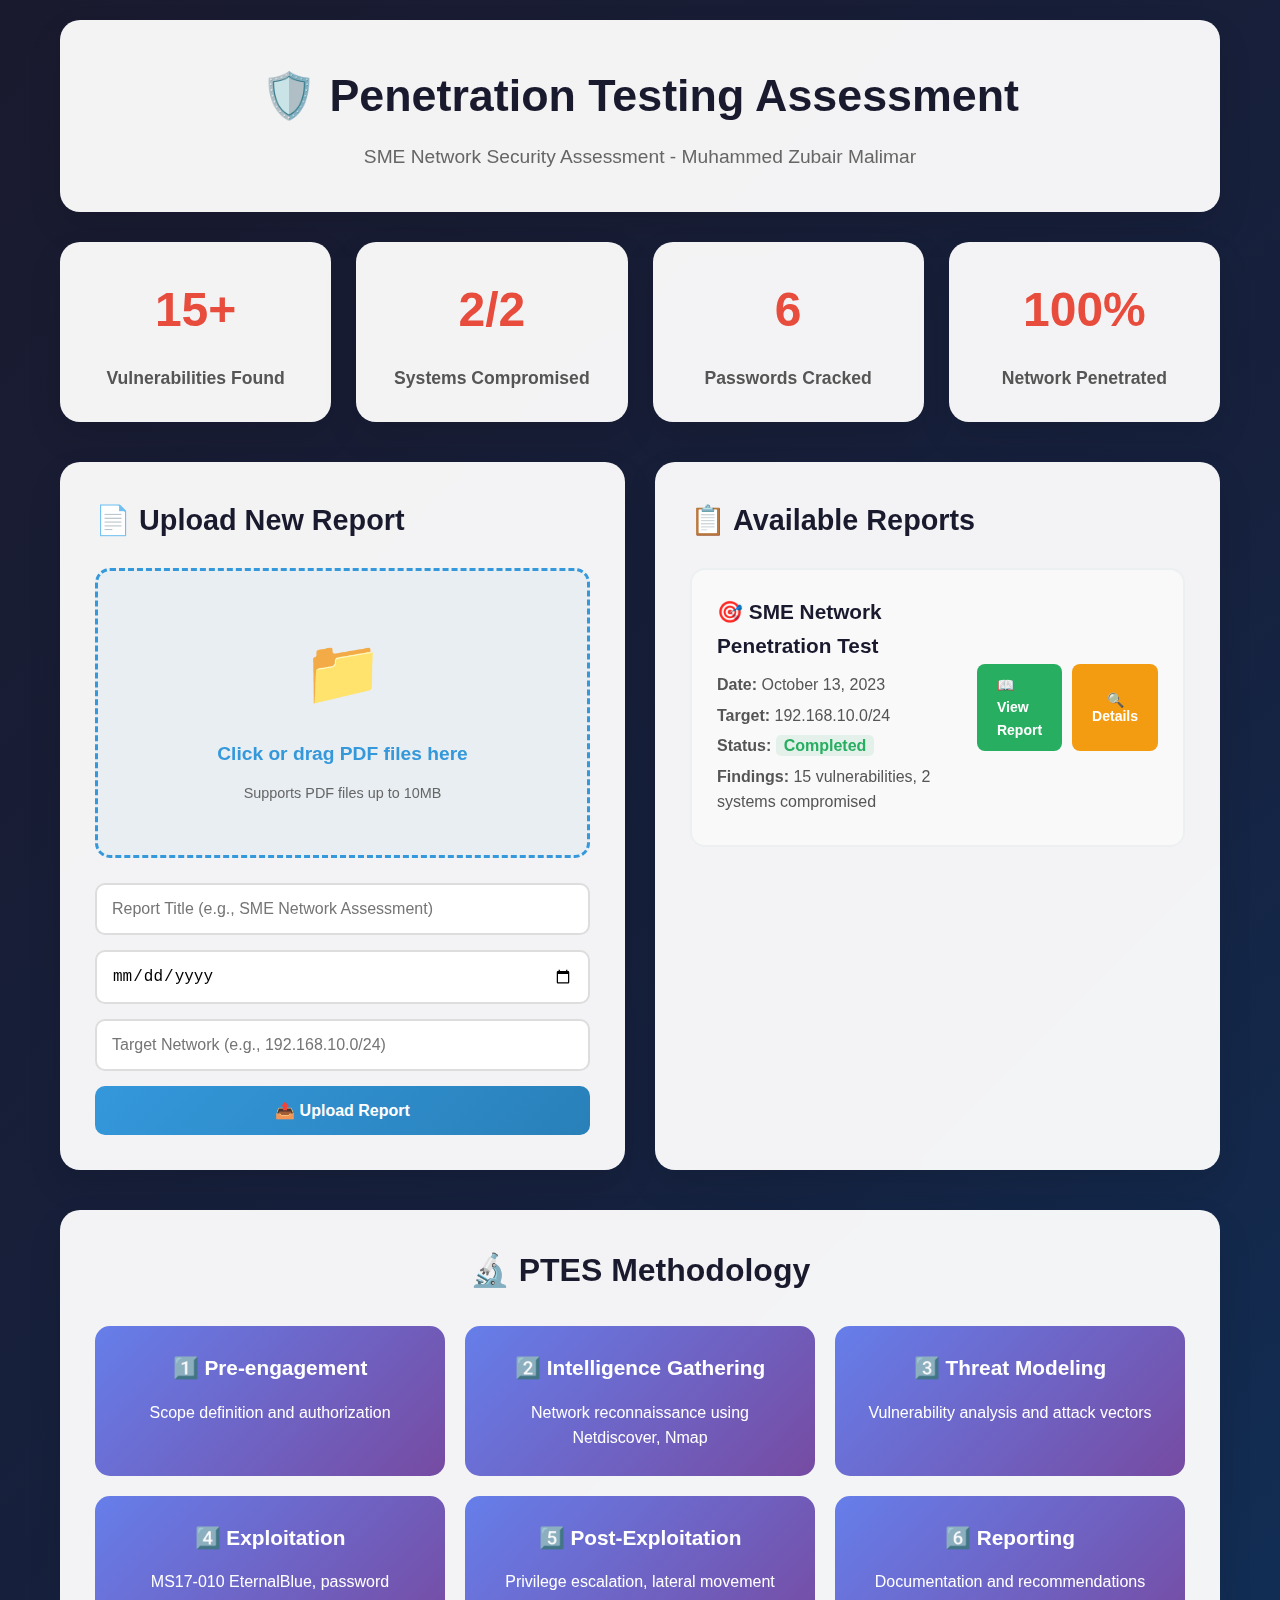
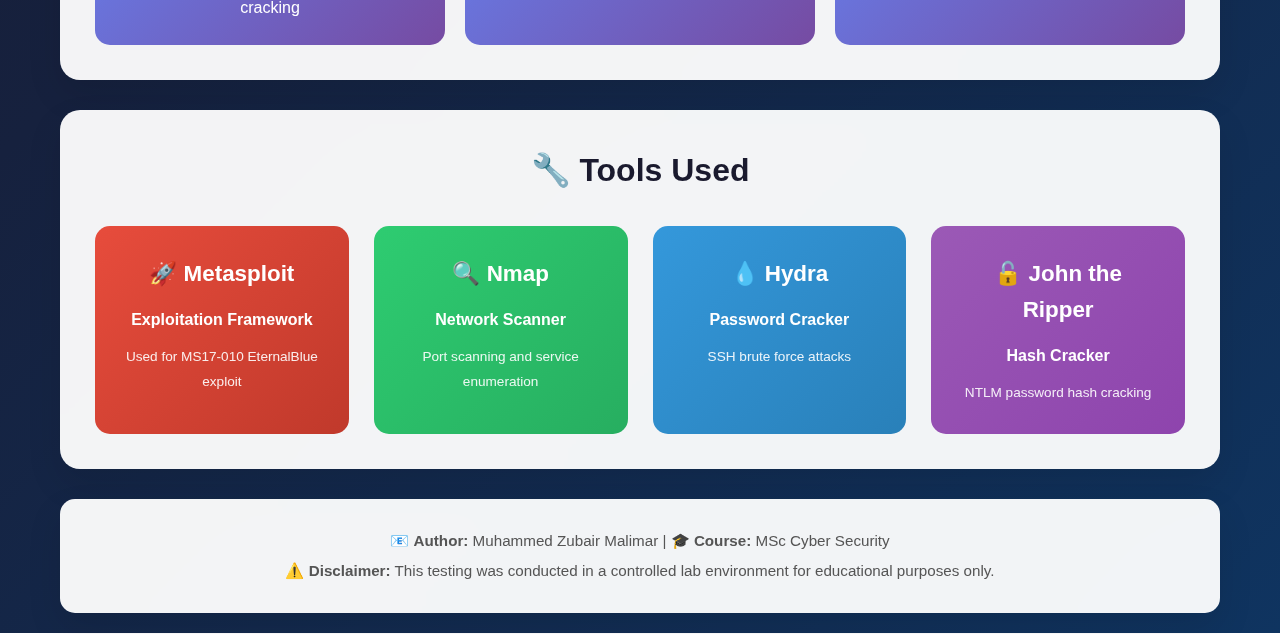
<file: index.html>
<!DOCTYPE html>
<html lang="en">
<head>
    <meta charset="UTF-8">
    <meta name="viewport" content="width=device-width, initial-scale=1.0">
    <title>Penetration Testing Report - Zubair Malimar</title>
    <link rel="stylesheet" href="index.css">
</head>
<body>
    <div class="container">
        <header>
            <h1>🛡️ Penetration Testing Assessment</h1>
            <p>SME Network Security Assessment - Muhammed Zubair Malimar</p>
        </header>

        <div class="stats-grid">
            <div class="stat-card">
                <h3>15+</h3>
                <p>Vulnerabilities Found</p>
            </div>
            <div class="stat-card">
                <h3>2/2</h3>
                <p>Systems Compromised</p>
            </div>
            <div class="stat-card">
                <h3>6</h3>
                <p>Passwords Cracked</p>
            </div>
            <div class="stat-card">
                <h3>100%</h3>
                <p>Network Penetrated</p>
            </div>
        </div>

        <div class="main-content">
            <div class="upload-section">
                <h2>📄 Upload New Report</h2>
                <div class="upload-area" id="uploadArea">
                    <input type="file" id="fileInput" accept=".pdf" hidden>
                    <div class="upload-content">
                        <div class="upload-icon">📁</div>
                        <p>Click or drag PDF files here</p>
                        <small>Supports PDF files up to 10MB</small>
                    </div>
                </div>
                <div class="form-group">
                    <input type="text" id="reportTitle" placeholder="Report Title (e.g., SME Network Assessment)">
                    <input type="date" id="reportDate">
                    <input type="text" id="targetNetwork" placeholder="Target Network (e.g., 192.168.10.0/24)">
                    <button onclick="uploadReport()">📤 Upload Report</button>
                </div>
            </div>

            <div class="reports-section">
                <h2>📋 Available Reports</h2>
                <div class="reports-list" id="reportsList">
                    <div class="report-item">
                        <div class="report-info">
                            <h3>🎯 SME Network Penetration Test</h3>
                            <p><strong>Date:</strong> October 13, 2023</p>
                            <p><strong>Target:</strong> 192.168.10.0/24</p>
                            <p><strong>Status:</strong> <span class="status-complete">Completed</span></p>
                            <p><strong>Findings:</strong> 15 vulnerabilities, 2 systems compromised</p>
                        </div>
                        <div class="report-actions">
                            <a href="#" onclick="viewMainReport()" class="btn-view">📖 View Report</a>
                            <button class="btn-details" onclick="showDetails()">🔍 Details</button>
                        </div>
                    </div>
                </div>
            </div>
        </div>

        <div class="methodology-section">
            <h2>🔬 PTES Methodology</h2>
            <div class="methodology-grid">
                <div class="method-card">
                    <h3>1️⃣ Pre-engagement</h3>
                    <p>Scope definition and authorization</p>
                </div>
                <div class="method-card">
                    <h3>2️⃣ Intelligence Gathering</h3>
                    <p>Network reconnaissance using Netdiscover, Nmap</p>
                </div>
                <div class="method-card">
                    <h3>3️⃣ Threat Modeling</h3>
                    <p>Vulnerability analysis and attack vectors</p>
                </div>
                <div class="method-card">
                    <h3>4️⃣ Exploitation</h3>
                    <p>MS17-010 EternalBlue, password cracking</p>
                </div>
                <div class="method-card">
                    <h3>5️⃣ Post-Exploitation</h3>
                    <p>Privilege escalation, lateral movement</p>
                </div>
                <div class="method-card">
                    <h3>6️⃣ Reporting</h3>
                    <p>Documentation and recommendations</p>
                </div>
            </div>
        </div>

        <div class="tools-section">
            <h2>🔧 Tools Used</h2>
            <div class="tools-grid">
                <div class="tool-card metasploit">
                    <h3>🚀 Metasploit</h3>
                    <p>Exploitation Framework</p>
                    <small>Used for MS17-010 EternalBlue exploit</small>
                </div>
                <div class="tool-card nmap">
                    <h3>🔍 Nmap</h3>
                    <p>Network Scanner</p>
                    <small>Port scanning and service enumeration</small>
                </div>
                <div class="tool-card hydra">
                    <h3>💧 Hydra</h3>
                    <p>Password Cracker</p>
                    <small>SSH brute force attacks</small>
                </div>
                <div class="tool-card john">
                    <h3>🔓 John the Ripper</h3>
                    <p>Hash Cracker</p>
                    <small>NTLM password hash cracking</small>
                </div>
            </div>
        </div>

        <footer>
            <p>📧 <strong>Author:</strong> Muhammed Zubair Malimar | 🎓 <strong>Course:</strong> MSc Cyber Security</p>
            <p>⚠️ <strong>Disclaimer:</strong> This testing was conducted in a controlled lab environment for educational purposes only.</p>
        </footer>
    </div>

    <script src="index.js"></script>
</body>
</html>
</file>
<file: index.css>
* {
    margin: 0;
    padding: 0;
    box-sizing: border-box;
}

body {
    font-family: 'Segoe UI', Tahoma, Geneva, Verdana, sans-serif;
    background: linear-gradient(135deg, #1a1a2e 0%, #16213e 50%, #0f3460 100%);
    min-height: 100vh;
    color: #333;
    line-height: 1.6;
}

.container {
    max-width: 1200px;
    margin: 0 auto;
    padding: 20px;
}

header {
    text-align: center;
    background: rgba(255, 255, 255, 0.95);
    padding: 40px;
    border-radius: 20px;
    margin-bottom: 30px;
    backdrop-filter: blur(15px);
    box-shadow: 0 15px 35px rgba(0, 0, 0, 0.1);
}

header h1 {
    color: #1a1a2e;
    font-size: 2.8rem;
    margin-bottom: 10px;
    font-weight: 700;
}

header p {
    color: #666;
    font-size: 1.2rem;
    font-weight: 500;
}

.stats-grid {
    display: grid;
    grid-template-columns: repeat(auto-fit, minmax(250px, 1fr));
    gap: 25px;
    margin-bottom: 40px;
}

.stat-card {
    background: rgba(255, 255, 255, 0.95);
    padding: 30px;
    border-radius: 20px;
    text-align: center;
    backdrop-filter: blur(15px);
    box-shadow: 0 15px 35px rgba(0, 0, 0, 0.1);
    transition: transform 0.3s ease, box-shadow 0.3s ease;
}

.stat-card:hover {
    transform: translateY(-10px);
    box-shadow: 0 25px 50px rgba(0, 0, 0, 0.15);
}

.stat-card h3 {
    font-size: 3rem;
    color: #e74c3c;
    margin-bottom: 15px;
    font-weight: 700;
}

.stat-card p {
    font-size: 1.1rem;
    color: #555;
    font-weight: 600;
}

.main-content {
    display: grid;
    grid-template-columns: 1fr 1fr;
    gap: 30px;
    margin-bottom: 40px;
}

.upload-section, .reports-section {
    background: rgba(255, 255, 255, 0.95);
    padding: 35px;
    border-radius: 20px;
    backdrop-filter: blur(15px);
    box-shadow: 0 15px 35px rgba(0, 0, 0, 0.1);
}

.upload-section h2, .reports-section h2 {
    color: #1a1a2e;
    margin-bottom: 25px;
    font-size: 1.8rem;
}

.upload-area {
    border: 3px dashed #3498db;
    border-radius: 15px;
    padding: 50px;
    text-align: center;
    cursor: pointer;
    margin-bottom: 25px;
    transition: all 0.3s ease;
    background: rgba(52, 152, 219, 0.05);
}

.upload-area:hover {
    background: rgba(52, 152, 219, 0.1);
    border-color: #2980b9;
    transform: scale(1.02);
}

.upload-icon {
    font-size: 4rem;
    margin-bottom: 15px;
}

.upload-content p {
    font-size: 1.2rem;
    color: #3498db;
    font-weight: 600;
    margin-bottom: 10px;
}

.upload-content small {
    color: #666;
    font-size: 0.9rem;
}

.form-group {
    display: flex;
    flex-direction: column;
    gap: 15px;
}

.form-group input, .form-group button {
    padding: 15px;
    border: 2px solid #ddd;
    border-radius: 10px;
    font-size: 16px;
    transition: all 0.3s ease;
}

.form-group input:focus {
    outline: none;
    border-color: #3498db;
    box-shadow: 0 0 0 3px rgba(52, 152, 219, 0.1);
}

.form-group button {
    background: linear-gradient(135deg, #3498db 0%, #2980b9 100%);
    color: white;
    border: none;
    cursor: pointer;
    font-weight: 600;
    transition: all 0.3s ease;
}

.form-group button:hover {
    transform: translateY(-3px);
    box-shadow: 0 15px 30px rgba(52, 152, 219, 0.3);
}

.report-item {
    display: flex;
    justify-content: space-between;
    align-items: center;
    padding: 25px;
    border: 2px solid #ecf0f1;
    border-radius: 15px;
    margin-bottom: 20px;
    transition: all 0.3s ease;
    background: rgba(255, 255, 255, 0.5);
}

.report-item:hover {
    border-color: #3498db;
    box-shadow: 0 10px 25px rgba(0, 0, 0, 0.05);
    transform: translateY(-2px);
}

.report-info h3 {
    color: #1a1a2e;
    margin-bottom: 10px;
    font-size: 1.3rem;
}

.report-info p {
    margin: 5px 0;
    color: #555;
}

.status-complete {
    color: #27ae60;
    font-weight: 600;
    background: rgba(39, 174, 96, 0.1);
    padding: 2px 8px;
    border-radius: 5px;
}

.report-actions {
    display: flex;
    gap: 10px;
}

.btn-view, .btn-details {
    padding: 10px 20px;
    border-radius: 8px;
    text-decoration: none;
    border: none;
    cursor: pointer;
    font-size: 14px;
    font-weight: 600;
    transition: all 0.3s ease;
}

.btn-view {
    background: #27ae60;
    color: white;
}

.btn-view:hover {
    background: #2ecc71;
    transform: translateY(-2px);
}

.btn-details {
    background: #f39c12;
    color: white;
}

.btn-details:hover {
    background: #e67e22;
    transform: translateY(-2px);
}

.methodology-section, .tools-section {
    background: rgba(255, 255, 255, 0.95);
    padding: 35px;
    border-radius: 20px;
    backdrop-filter: blur(15px);
    box-shadow: 0 15px 35px rgba(0, 0, 0, 0.1);
    margin-bottom: 30px;
}

.methodology-section h2, .tools-section h2 {
    color: #1a1a2e;
    margin-bottom: 30px;
    font-size: 2rem;
    text-align: center;
}

.methodology-grid {
    display: grid;
    grid-template-columns: repeat(auto-fit, minmax(300px, 1fr));
    gap: 20px;
}

.method-card {
    background: linear-gradient(135deg, #667eea 0%, #764ba2 100%);
    color: white;
    padding: 25px;
    border-radius: 15px;
    text-align: center;
    transition: transform 0.3s ease;
}

.method-card:hover {
    transform: translateY(-5px) scale(1.02);
}

.method-card h3 {
    margin-bottom: 15px;
    font-size: 1.3rem;
}

.tools-grid {
    display: grid;
    grid-template-columns: repeat(auto-fit, minmax(250px, 1fr));
    gap: 25px;
}

.tool-card {
    padding: 30px;
    border-radius: 15px;
    text-align: center;
    color: white;
    transition: all 0.3s ease;
    position: relative;
    overflow: hidden;
}

.tool-card:hover {
    transform: translateY(-8px) scale(1.05);
}

.tool-card h3 {
    margin-bottom: 15px;
    font-size: 1.4rem;
}

.tool-card p {
    font-weight: 600;
    margin-bottom: 10px;
}

.tool-card small {
    opacity: 0.9;
    font-size: 0.85rem;
}

.metasploit {
    background: linear-gradient(135deg, #e74c3c 0%, #c0392b 100%);
}

.nmap {
    background: linear-gradient(135deg, #2ecc71 0%, #27ae60 100%);
}

.hydra {
    background: linear-gradient(135deg, #3498db 0%, #2980b9 100%);
}

.john {
    background: linear-gradient(135deg, #9b59b6 0%, #8e44ad 100%);
}

footer {
    text-align: center;
    background: rgba(255, 255, 255, 0.95);
    padding: 25px;
    border-radius: 15px;
    backdrop-filter: blur(15px);
    box-shadow: 0 15px 35px rgba(0, 0, 0, 0.1);
    color: #555;
}

footer p {
    margin: 5px 0;
    font-size: 0.95rem;
}

@media (max-width: 768px) {
    .main-content {
        grid-template-columns: 1fr;
    }
    
    .stats-grid {
        grid-template-columns: repeat(auto-fit, minmax(200px, 1fr));
    }
    
    .methodology-grid {
        grid-template-columns: 1fr;
    }
    
    .tools-grid {
        grid-template-columns: repeat(auto-fit, minmax(200px, 1fr));
    }
    
    header h1 {
        font-size: 2.2rem;
    }
    
    .report-item {
        flex-direction: column;
        text-align: center;
        gap: 15px;
    }
}
</file>
